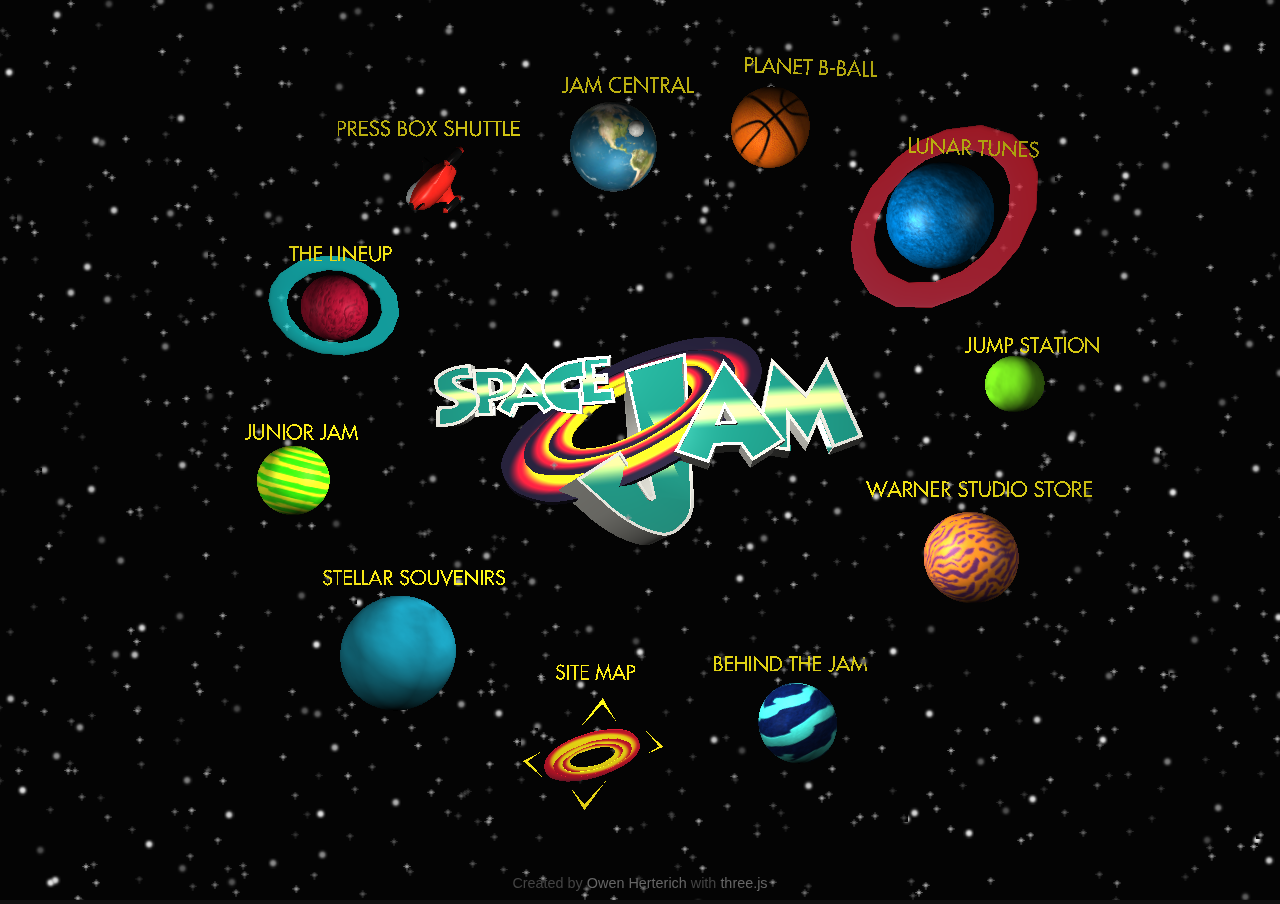
<file: final/code/index.html>
<!doctype HTML>
<html>
<head>
		<title>SPACE JAM</title>

		<link rel="stylesheet" type="text/css" href="css/style.css">
</head>

<body>
	<section id="main">
		<div id="loading" class="loader">
			<p>Loading...</p>
		</div>
		<section id="three"></section>
		<footer>
			<p>Created by <a target="_blank" href="http://owenherterich.com">Owen Herterich</a> with <a target="_blank" href="http://threejs.org">three.js</a></p>
		</footer>
	</section>
	<script src="js/lib/three.min.js"></script>
	<script src="js/lib/OrbitControls.js"></script>
	<script src="js/lib/threex.planets.js"></script>
	<script src="js/main.js"></script>

	<script type="text/javascript">

	  var _gaq = _gaq || [];
	  _gaq.push(['_setAccount', 'UA-45399441-3']);
	  _gaq.push(['_trackPageview']);

	  (function() {
	    var ga = document.createElement('script'); ga.type = 'text/javascript'; ga.async = true;
	    ga.src = ('https:' == document.location.protocol ? 'https://ssl' : 'http://www') + '.google-analytics.com/ga.js';
	    var s = document.getElementsByTagName('script')[0]; s.parentNode.insertBefore(ga, s);
	  })();

	</script>
</body>
</html>
</file>
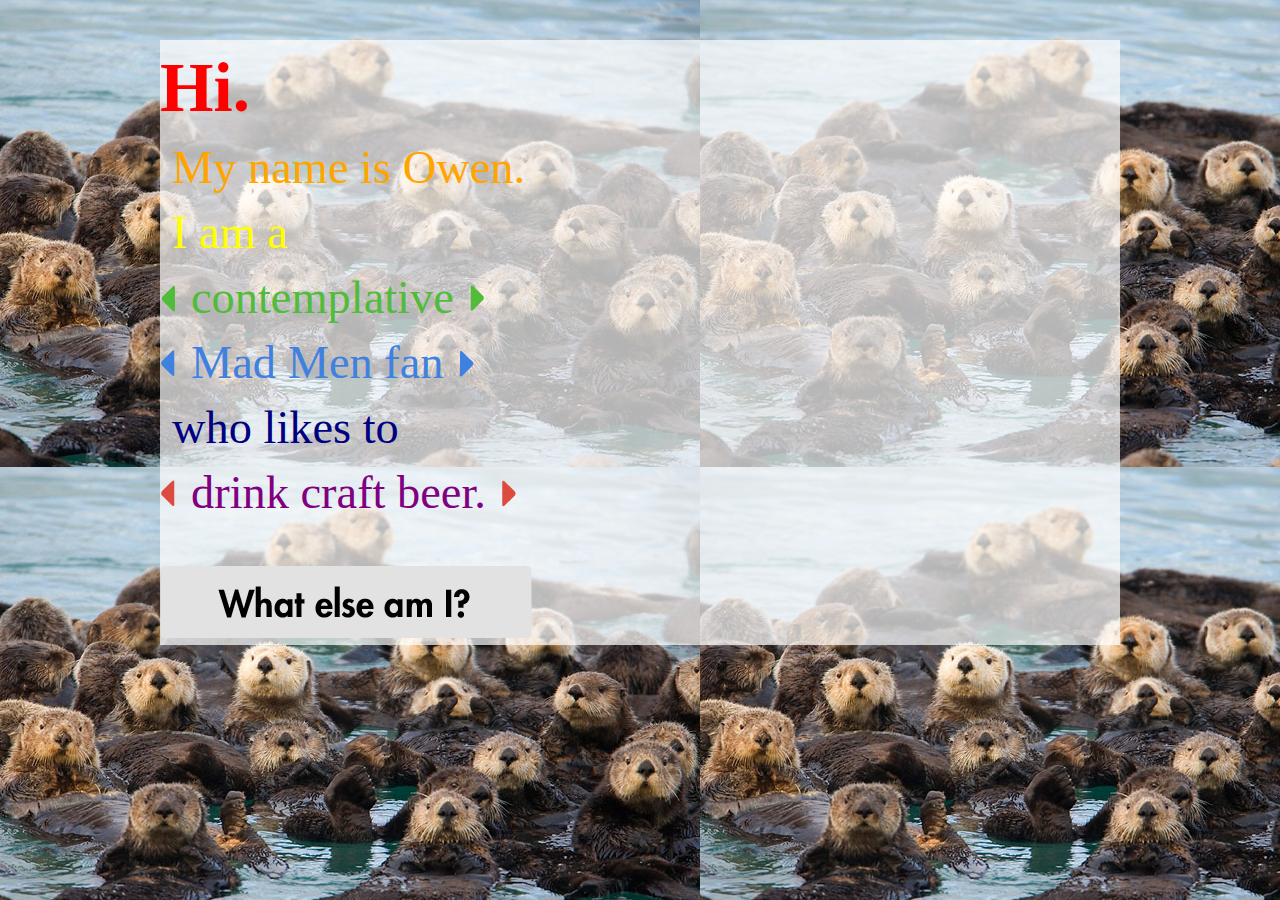
<file: hw1/code/index.html>
<!DOCTYPE html>
<html class="no-js">
    <head>
        <meta charset="utf-8">
        <meta http-equiv="X-UA-Compatible" content="IE=edge,chrome=1">
        <title>Hi, my name is Owen.</title>
        <meta name="description" content="">
        <meta name="viewport" content="width=device-width">

        <link rel="stylesheet" href="css/main.css">
        <script src="http://ajax.googleapis.com/ajax/libs/jquery/1.10.2/jquery.min.js"></script>
        <script src="js/main.js"></script>


    </head>
    <body onload="setRandom()">
        <div id = "wrapper">
            <section id="main">
                <h1>Hi.</h1>
                <h3>My name is Owen.</h3> <br/>
                <h3 style="color:yellow;">I am a</h3>
                <article id="adjective">
                    <button id="adLeft" onclick="changeAdjective(this)" src="img/buttons/adLeft.png"></button>
                    <h3 id = "adjectiveWord" onclick="changeAdjective(this)"></h3>
                    <button id="adRight" onclick="changeAdjective(this)" src="img/buttons/adRight.png"></button>
                </article>
                <article id="noun">
                    <button id="nounLeft" onclick="changeNoun(this)" src="img/buttons/nounRight.png"></button>
                    <h3 id = "nounWord" onclick="changeNoun(this)"></h3>
                    <button id="nounRight" onclick="changeNoun(this)" src="img/buttons/nounRight.png"></button>
                </article>
                <h3 style="color:navy;">who likes to</h3>
                <article id="verb">
                    <button id="verbLeft" onclick="changeVerb(this)" src="img/buttons/verbLeft.png"></button>
                    <h3 id = "verbWord" onclick="changeVerb(this)"></h3>
                    <button id="verbRight" onclick="changeVerb(this)" src="img/buttons/verbRight.png"></button>
                </article>
            </section>
            <section id="random">
                <button id="randomButton" onclick="setRandom()"></button>
            </section>
        </div>
    </body>
</html>
</file>
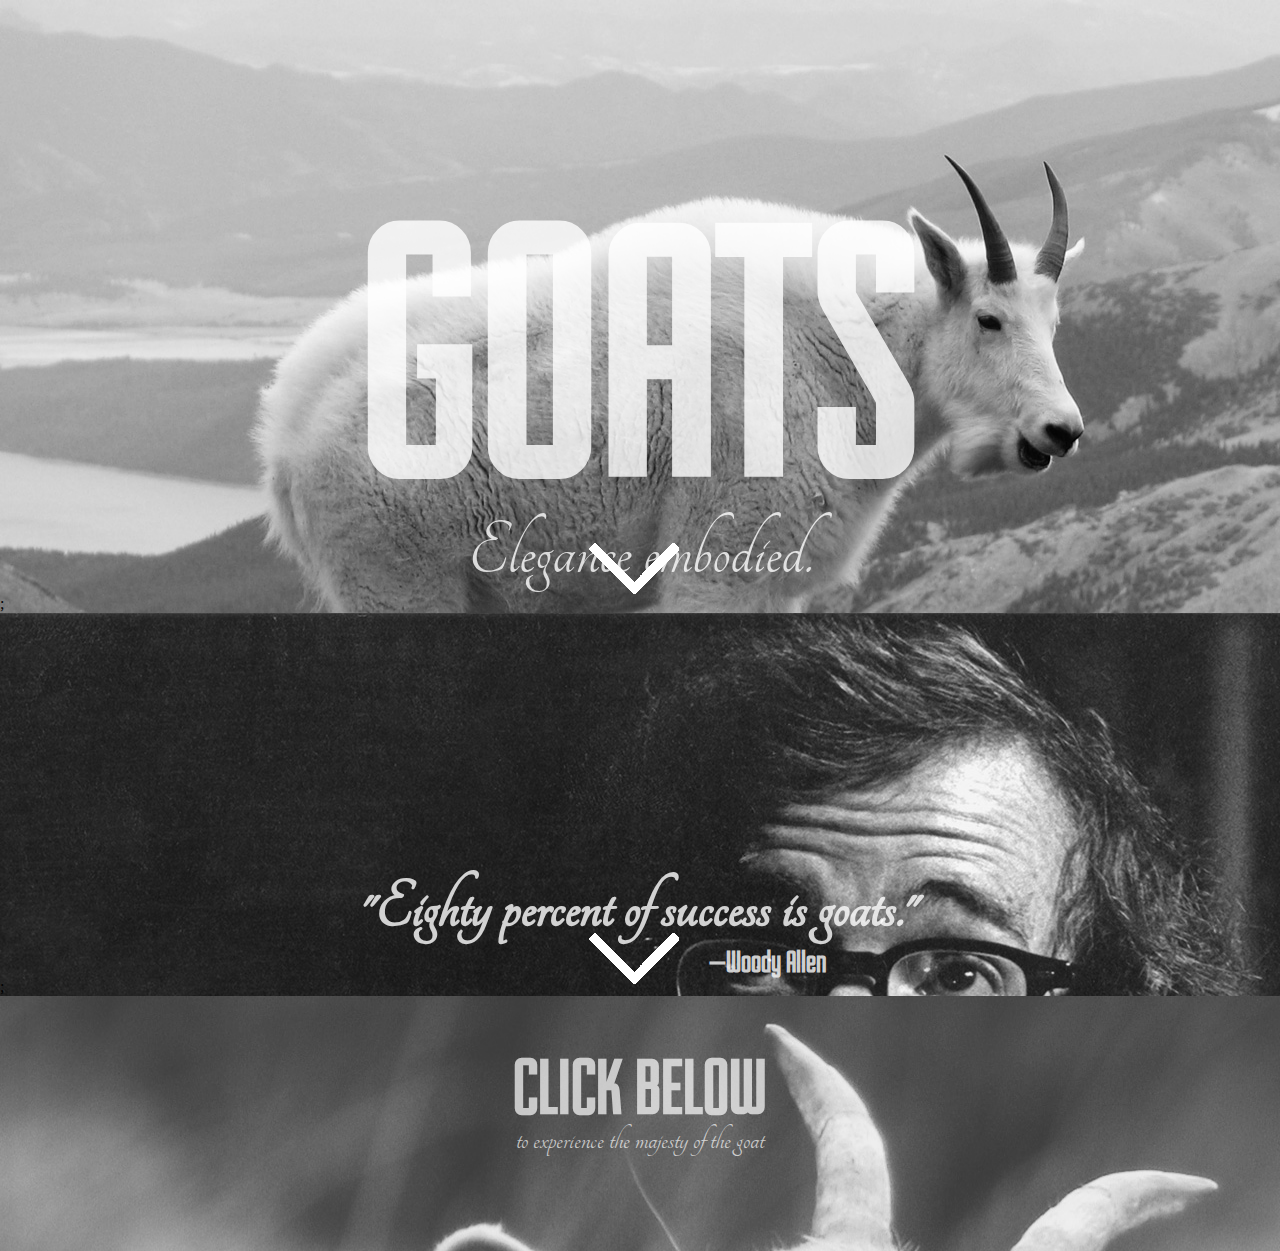
<file: hw2/code/index.html>
<!DOCTYPE html>
<html>
<head>
	<meta charset="utf-8">
    <title>Goats</title>
    <meta name="description" content="">
    <meta name="viewport" content="width=device-width">
   <meta name="viewport" content="width=device-width, initial-scale=1.0">

    <link rel="stylesheet" href="css/style.css">
            <script src="http://ajax.googleapis.com/ajax/libs/jquery/1.10.2/jquery.min.js"></script>
        <script src="js/main.js"></script>
</head>
<body>

	<section class="slide" id="slide1">
		<h1>GOATS</h1>
		<h2>Elegance embodied.</h2>
		<a class="scrollbutton" href="#slide2"></a>;
	</section>

	<section class="slide" id="slide2">
		<h2>"Eighty percent of success is goats."</h2>
		<h3>&mdash;Woody Allen</h3>
		<a class="scrollbutton" href="#slide3"></a>;
	</section>

	<section class="slide" id="slide3">
		<h1>CLICK BELOW</h1>
		<h2>to experience the majesty of the goat</h2>
		<article>
			<div class="button">
				<audio src="sound/goat01.mp3"></audio>
			</div>
			<div class="button">
				<audio src="sound/goat02.mp3"></audio>
			</div>
			<div class="button">
				<audio src="sound/goat03.mp3"></audio>
			</div>
			<div class="button">
				<audio src="sound/goat04.mp3"></audio>
			</div>
			<div class="button">
				<audio src="sound/goat05.mp3"></audio>
			</div>
			<div class="button">
				<audio src="sound/goat06.mp3"></audio>
			</div>
			<div class="button">
				<audio src="sound/goat07.mp3"></audio>
			</div>
			<div class="button">
				<audio src="sound/goat08.mp3"></audio>
			</div>
			<div class="button">
				<audio src="sound/goat09.mp3"></audio>
			</div>
			<div class="button">
				<audio src="sound/goat10.mp3"></audio>
			</div>
			<div class="button">
				<audio src="sound/goat11.mp3"></audio>
			</div>
			<div class="button">
				<audio src="sound/goat12.mp3"></audio>
			</div>
			<div class="button">
				<audio src="sound/goat13.mp3"></audio>
			</div>
			<div class="button">
				<audio src="sound/goat14.mp3"></audio>
			</div>
			<div class="button">
				<audio src="sound/goat15.mp3"></audio>
			</div>
			<div class="button">
				<audio src="sound/goat16.mp3"></audio>
			</div>
			<div class="button">
				<audio src="sound/goat17.mp3"></audio>
			</div>
			<div class="button">
				<audio src="sound/goat18.mp3"></audio>
			</div>
		</article>
	</section>

	<script src="js/main.js"></script>
</body>
</html>
</file>
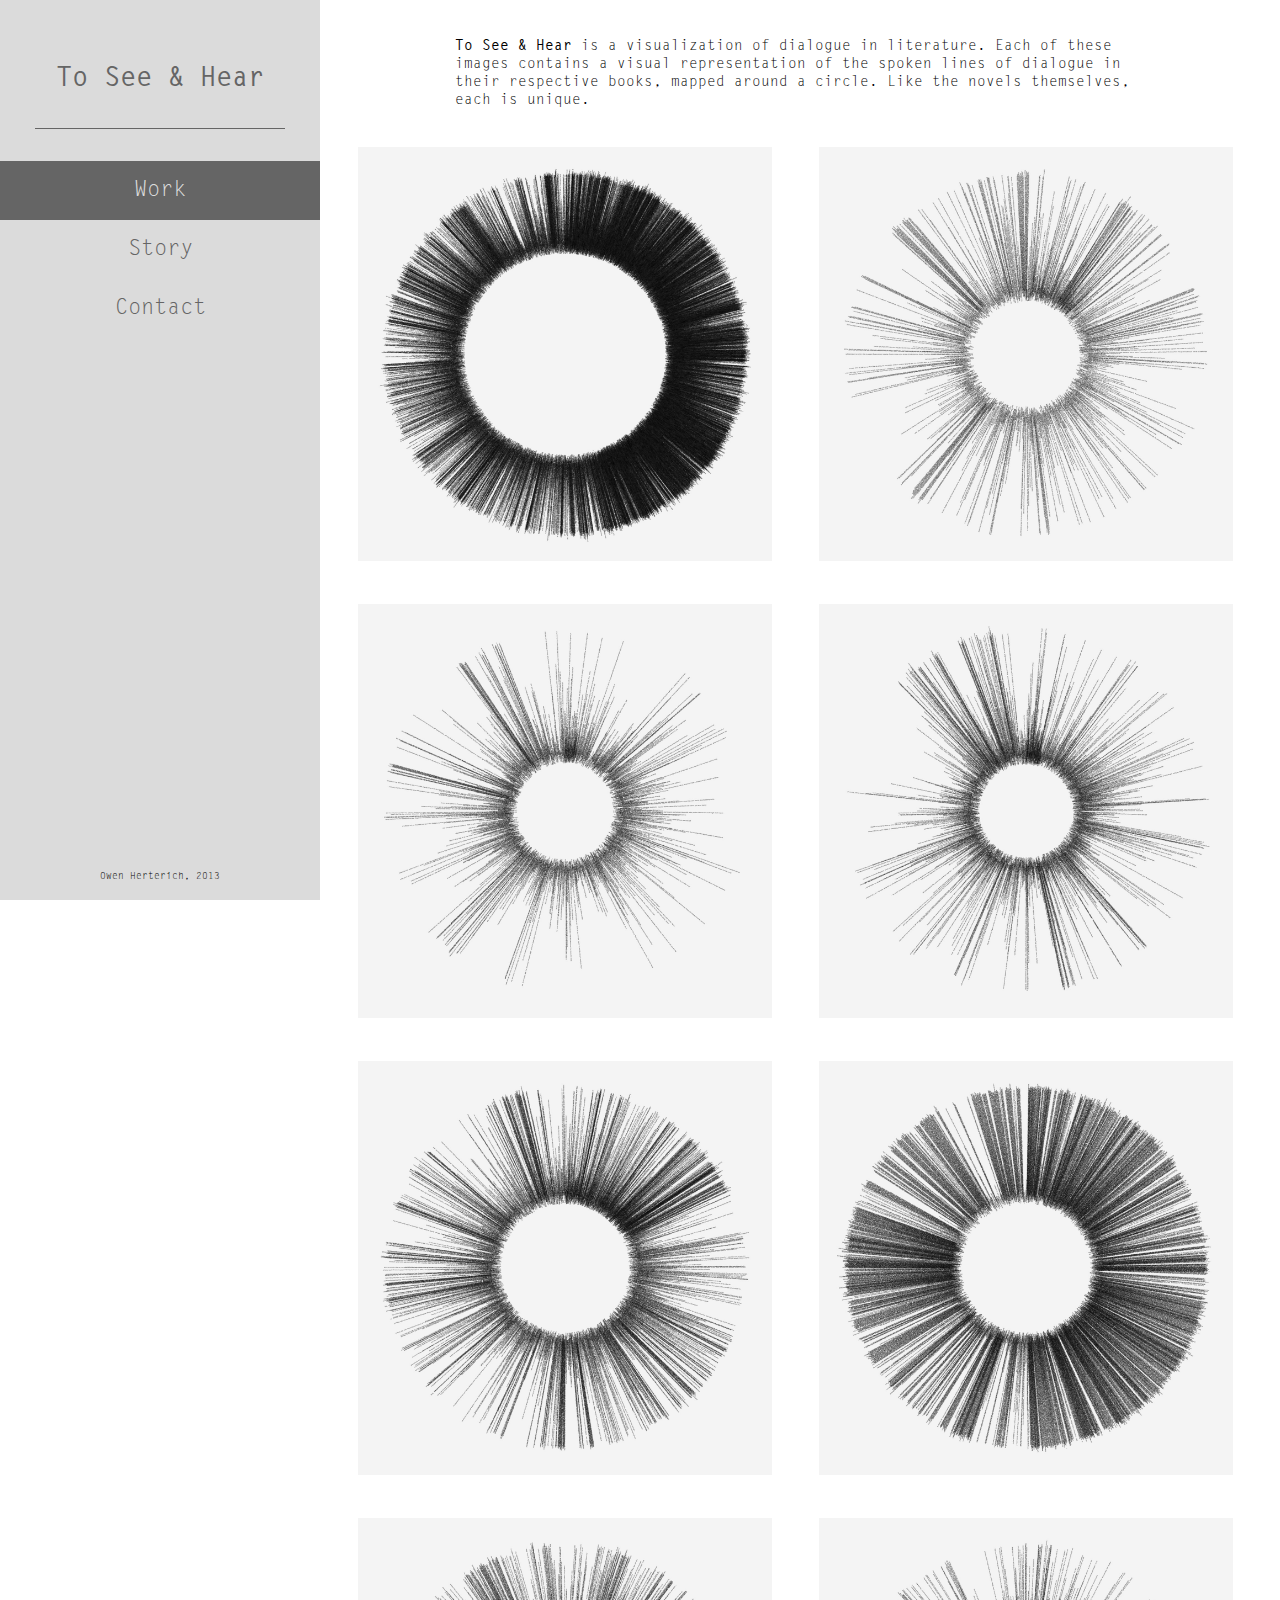
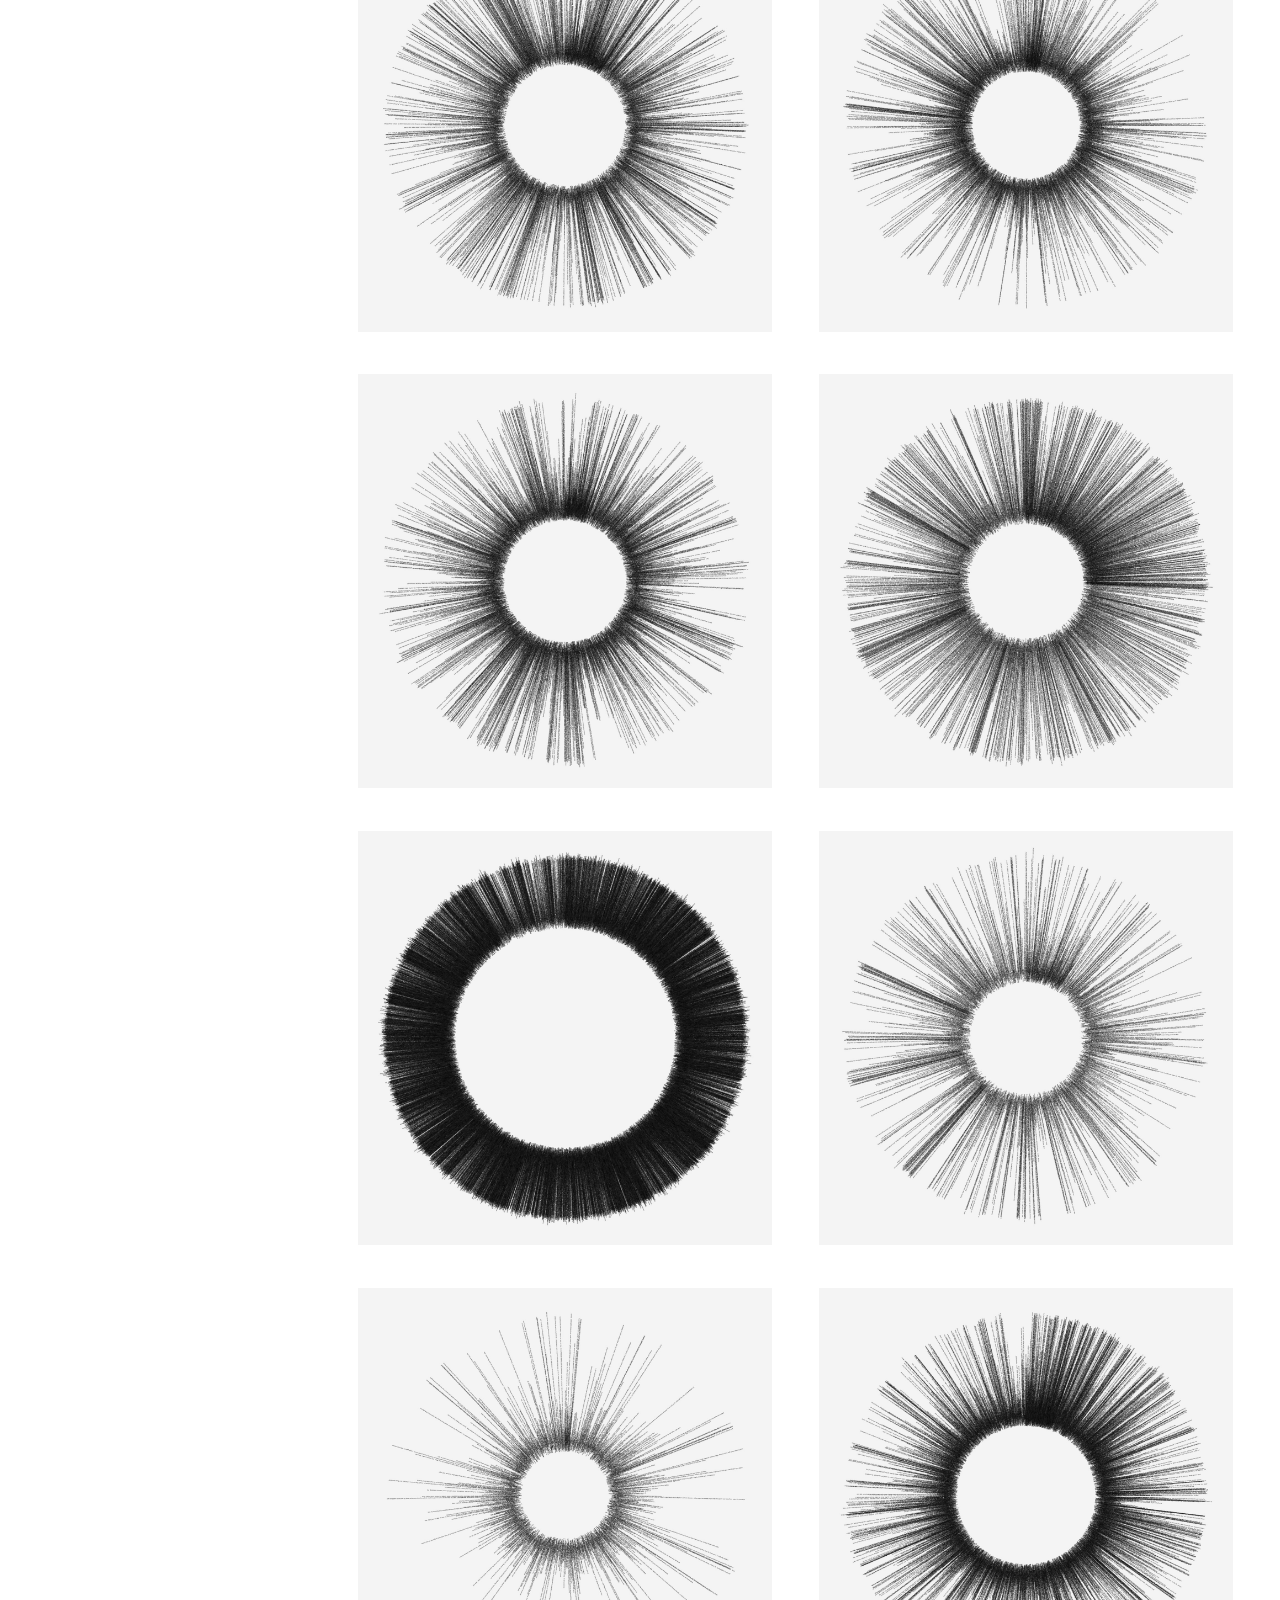
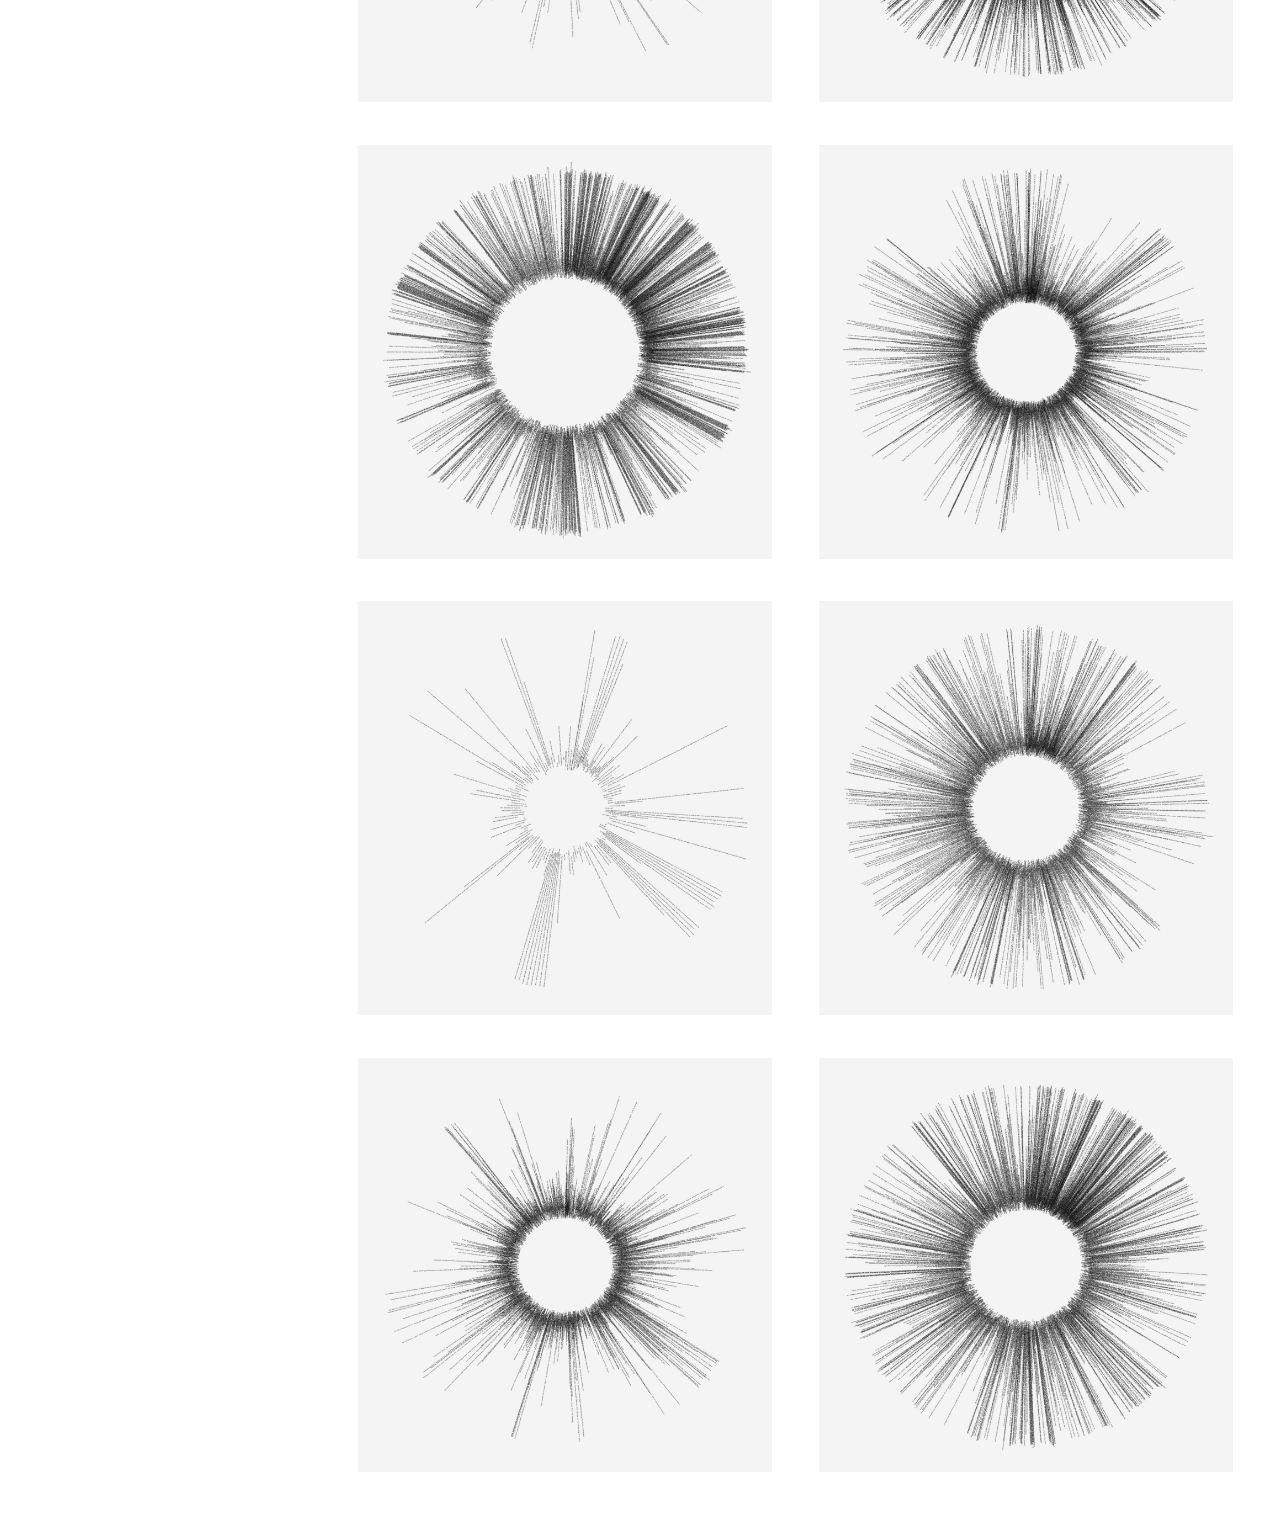
<file: hw3/code/index.html>
<!DOCTYPE html>
<html>
<head>
	<meta charset="utf-8">
    <title>To See &amp; Hear</title>
    <meta name="description" content="">
    <meta name="viewport" content="width=device-width">
   <meta name="viewport" content="width=device-width, initial-scale=1.0">

    <link rel="stylesheet" href="css/style.css">
        <script src="http://ajax.googleapis.com/ajax/libs/jquery/1.10.2/jquery.min.js"></script>
</head>
<body>
	<section id="sidebar">
		<h1><a href="#">To See &amp; Hear</a></h1>
		<nav>
			<a href="#"><h2 id="activelink">Work</h2></a>
			<a href="story.html"><h2>Story</h2></a>
			<a href="contact.html"><h2>Contact</h2></a>
		</nav>
		<article>
			<p>Owen Herterich, 2013</p>
		</article>
	</section>
	<section id="main">
		<div id="quick">
			<p><span class="bold">To See &amp; Hear</span> is a visualization of dialogue in literature. Each of these images contains a visual representation of the spoken lines of dialogue in their respective books, mapped around a circle. Like the novels themselves, each is unique.</p>
		</div>
		<div class="square">
			<a href="#"><img src="img/brotherskaramazov.jpg" alt="Brothers Karamazov">
			<div class="cover coveranchor">
				<h3>The Brothers Karamazov</h3>
				<h4>Fyodor Dostoyevsky</h4>
			</div></a>
		</div>
		<div class="square">
			<a href="#"><img src="img/1984.jpg" alt="Nineteen Eighty-Four">
			<div class="cover coveranchor">
				<h3>Nineteen Eighty-Four</h3>
				<h4>George Orwell</h4>
			</div></a>
		</div>
		<div class="square">
			<a href="#"><img src="img/catcher.jpg" alt="The Catcher in the Rye">
			<div class="cover coveranchor">
				<h3>The Catcher in the Rye</h3>
				<h4>J.D. Salinger</h4>
			</div></a>
		</div>
		<div class="square">
			<a href="#"><img src="img/bravenewworld.jpg" alt="Brave New World">
			<div class="cover coveranchor">
				<h3>Brave New World</h3>
				<h4>Aldous Huxley</h4>
			</div></a>
		</div>
		<div class="square">
			<a href="#"><img src="img/americanpastoral.jpg" alt="American Pastoral">
			<div class="cover coveranchor">
				<h3>American Pastoral</h3>
				<h4>Philip Roth</h4>
			</div></a>
		</div>
		<div class="square">
			<a href="#"><img src="img/canteburytales.jpg" alt="The Cantebury Tales">
			<div class="cover coveranchor">
				<h3>The Cantebury Tales</h3>
				<h4>Geoffrey Chaucer</h4>
			</div></a>
		</div>
		<div class="square">
			<a href="#"><img src="img/twocities.jpg" alt="A Tale of Two Cities">
			<div class="cover coveranchor">
				<h3>A Tale of Two Cities</h3>
				<h4>Charles Dickens</h4>
			</div></a>
		</div>
		<div class="square">
			<a href="#"><img src="img/tokillamockingbird.jpg" alt="To Kill A Mockingbird">
			<div class="cover coveranchor">
				<h3>To Kill A Mockingbird</h3>
				<h4>Harper Lee</h4>
			</div></a>
		</div>
		<div class="square">
			<a href="#"><img src="img/davincicode.jpg" alt="The Da Vinci Code">
			<div class="cover coveranchor">
				<h3>The Da Vinci Code</h3>
				<h4>Dan Brown</h4>
			</div></a>
		</div>
		<div class="square">
			<a href="#"><img src="img/prideandprejudice.jpg" alt="Pride and Prejudice">
			<div class="cover coveranchor">
				<h3>Pride and Prejudice</h3>
				<h4>Jane Austen</h4>
			</div></a>
		</div>
		<div class="square">
			<a href="#"><img src="img/donquixote.jpg" alt="Don Quixote">
			<div class="cover coveranchor">
				<h3>Don Quixote</h3>
				<h4>Miguel de Cervantes</h4>
			</div></a>
		</div>
		<div class="square">
			<a href="#"><img src="img/ontheroad.jpg" alt="On The Road">
			<div class="cover coveranchor">
				<h3>On the Road</h3>
				<h4>Jack Kerouac</h4>
			</div></a>
		</div>
		<div class="square">
			<a href="#"><img src="img/gatsby.jpg" alt="The Great Gatsby">
			<div class="cover coveranchor">
				<h3>The Great Gatsby</h3>
				<h4>F. Scott Fitzgerald</h4>
			</div></a>
		</div>
		<div class="square">
			<a href="#"><img src="img/grapes.jpg" alt="The Grapes of Wrath">
			<div class="cover coveranchor">
				<h3>The Grapes of Wrath</h3>
				<h4>John Steinbeck</h4>
			</div></a>
		</div>
		<div class="square">
			<a href="#"><img src="img/mobydick.jpg" alt="Moby Dick">
			<div class="cover coveranchor">
				<h3>Moby Dick</h3>
				<h4>Herman Melville</h4>
			</div></a>
		</div>
		<div class="square">
			<a href="#"><img src="img/harrypotter1.jpg" alt="Harry Potter and the Sorcerer's Stone">
			<div class="cover coveranchor">
				<h3>Harry Potter and the Sorcerer's Stone</h3>
				<h4>JK Rowling</h4>
			</div></a>
		</div>
		<div class="square">
			<a href="#"><img src="img/metamorphosis.jpg" alt="The Metamorphosis">
			<div class="cover coveranchor">
				<h3>The Metamorphosis</h3>
				<h4>Franz Kafka</h4>
			</div></a>
		</div>
		<div class="square">
			<a href="#"><img src="img/hobbit.jpg" alt="The Hobbit">
			<div class="cover coveranchor">
				<h3>The Hobbit</h3>
				<h4>J.R.R. Tolkien</h4>
			</div></a>
		</div>
		<div class="square">
			<a href="#"><img src="img/lordflies.jpg" alt="Lord of the Flies">
			<div class="cover coveranchor">
				<h3>Lord of the Flies</h3>
				<h4>William Golding</h4>
			</div></a>
		</div>
		<div class="square">
			<a href="#"><img src="img/huckfinn.jpg" alt="Adventures of Huckleberry Finn">
			<div class="cover coveranchor">
				<h3>Adventures of Huckleberry Finn</h3>
				<h4>Mark Twain</h4>
			</div></a>
		</div>
	</section>
	<script src="js/main-ck.js"></script>
</body>

</html>
</file>
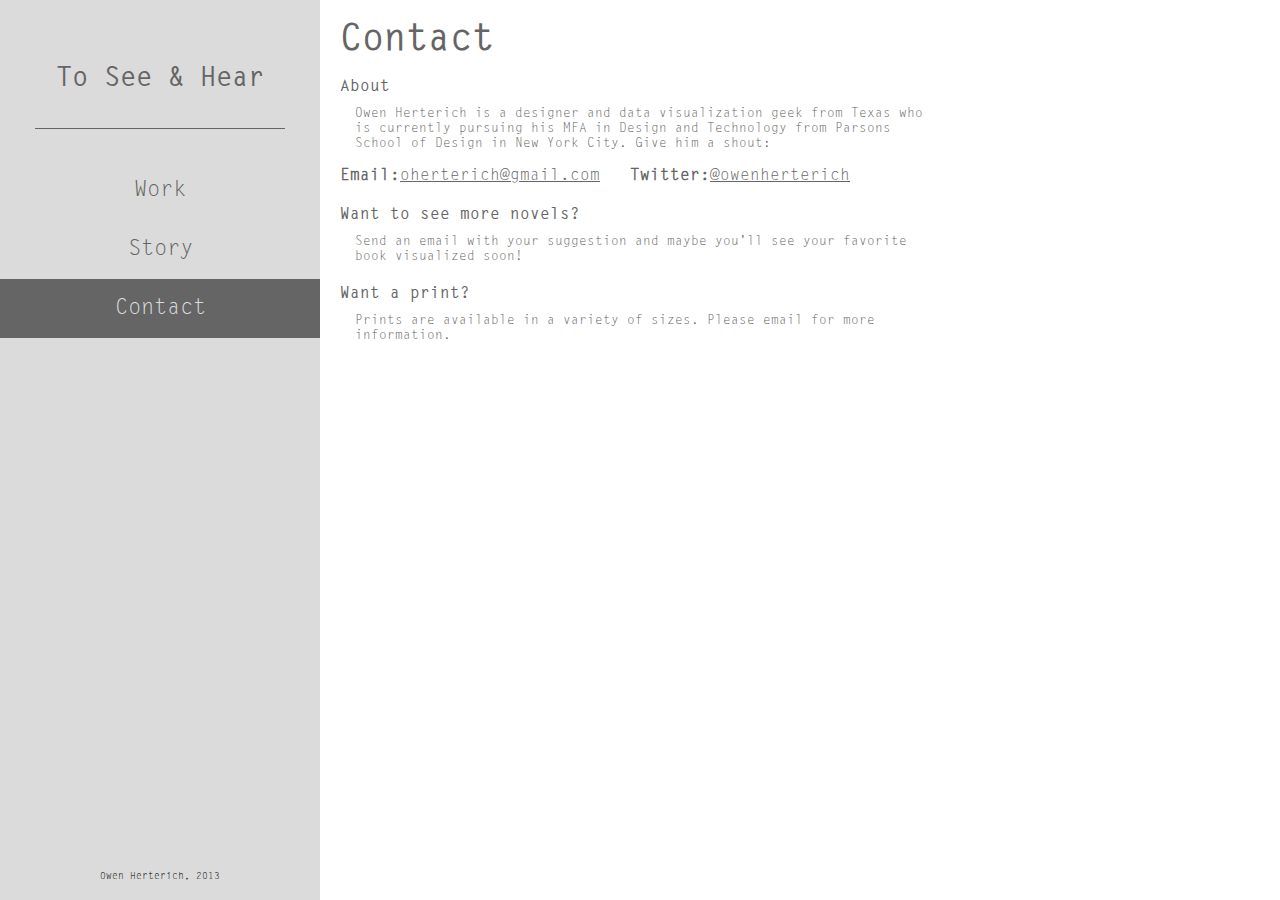
<file: hw3/code/contact.html>
<!DOCTYPE html>
<html>
<head>
	<meta charset="utf-8">
    <meta http-equiv="X-UA-Compatible" content="IE=edge,chrome=1">
    <title>To See &amp; Hear</title>
    <meta name="description" content="">
    <meta name="viewport" content="width=device-width">
   <meta name="viewport" content="width=device-width, initial-scale=1.0">

    <link rel="stylesheet" href="css/style.css">
        <script src="http://ajax.googleapis.com/ajax/libs/jquery/1.10.2/jquery.min.js"></script>
</head>
<body>
	<section id="sidebar">
		<h1><a href="index.html">To See &amp; Hear</a></h1>
		<nav>
			<a href="index.html"><h2>Work</h2></a>
			<a href="story.html"><h2>Story</h2></a>
			<a href="#"><h2 id="activelink">Contact</h2></a>
		</nav>
		<article>
			<p>Owen Herterich, 2013</p>
		</article>
	</section>
	<section id="text">
		<h1>Contact</h1>
		<h3>About</h3>
		<p>Owen Herterich is a designer and data visualization geek from Texas who is currently pursuing his MFA in Design and Technology from Parsons School of Design in New York City. Give him a shout:</p>
		<div id="contact">
		<h4>Email:</h4><a href="mailto:oherterich@gmail.com">oherterich@gmail.com</a>
		<h4>Twitter:</h4><a href="http://twitter.com/owenherterich">@owenherterich</a>
		</div>

		<h3>Want to see more novels?</h3>
		<p>Send an email with your suggestion and maybe you'll see your favorite book visualized soon!</p>

		<h3>Want a print?</h3>
		<p>Prints are available in a variety of sizes. Please email for more information.</p>
	</section>
	<script src="js/main-ck.js"></script>
</body>

</html>
</file>
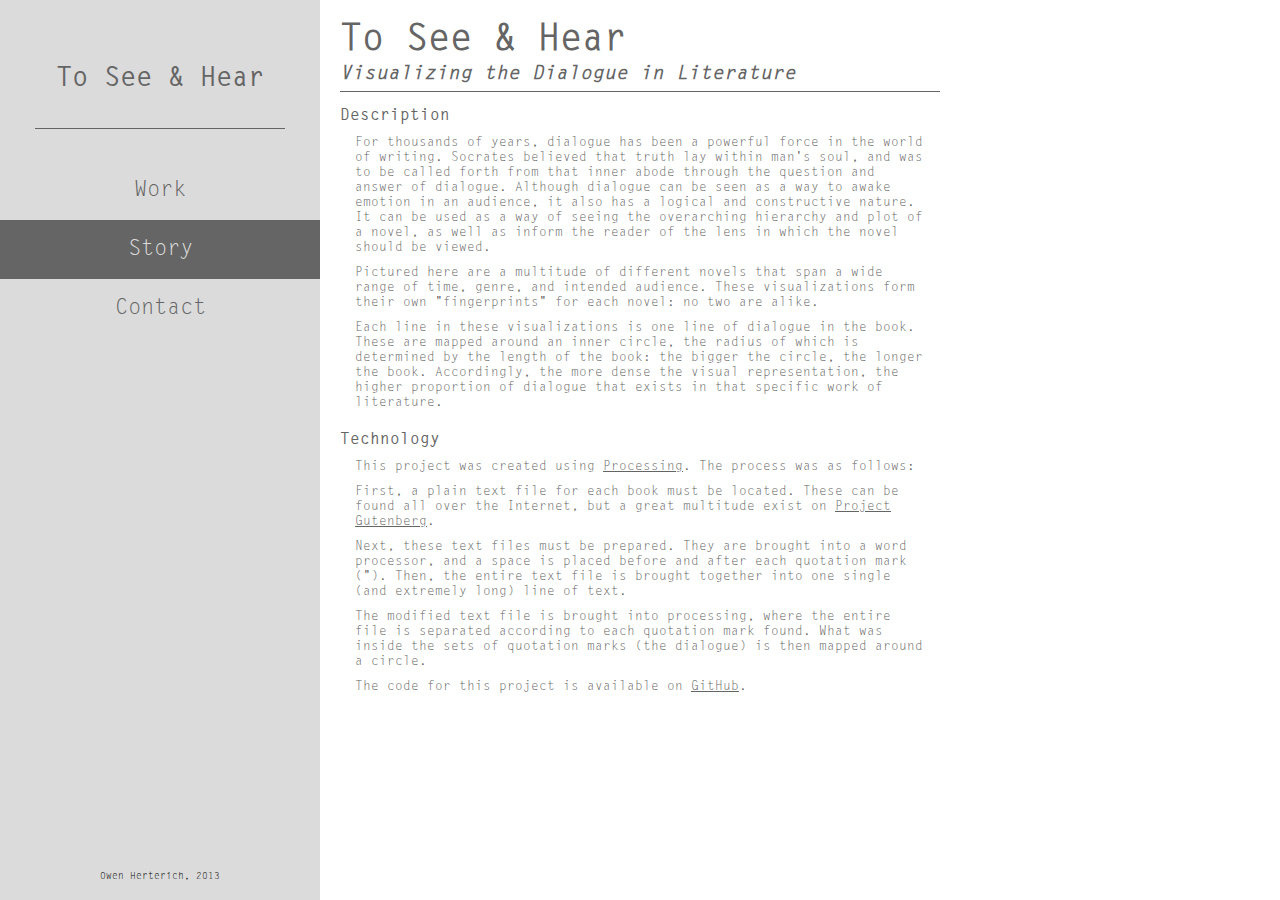
<file: hw3/code/story.html>
<!DOCTYPE html>
<html>
<head>
	<meta charset="utf-8">
    <meta http-equiv="X-UA-Compatible" content="IE=edge,chrome=1">
    <title>To See &amp; Hear</title>
    <meta name="description" content="">
    <meta name="viewport" content="width=device-width">
   <meta name="viewport" content="width=device-width, initial-scale=1.0">

    <link rel="stylesheet" href="css/style.css">
        <script src="http://ajax.googleapis.com/ajax/libs/jquery/1.10.2/jquery.min.js"></script>
</head>
<body>
	<section id="sidebar">
		<h1><a href="index.html">To See &amp; Hear</a></h1>
		<nav>
			<a href="index.html"><h2>Work</h2></a>
			<a href="#"><h2 id="activelink">Story</h2></a>
			<a href="contact.html"><h2>Contact</h2></a>
		</nav>
		<article>
			<p>Owen Herterich, 2013</p>
		</article>
	</section>
	<section id="text">
	<h1>To See &amp; Hear</h1>
	<h2>Visualizing the Dialogue in Literature</h2>

	<h3>Description</h3>
	<p>For thousands of years, dialogue has been a powerful force in the world of writing. Socrates believed that truth lay within man's soul, and was to be called forth from that inner abode through the question and answer of dialogue. Although dialogue can be seen as a way to awake emotion in an audience, it also has a logical and constructive nature. It can be used as a way of seeing the overarching hierarchy and plot of a novel, as well as inform the reader of the lens in which the novel should be viewed.</p>
	<p>Pictured here are a multitude of different novels that span a wide range of time, genre, and intended audience. These visualizations form their own "fingerprints" for each novel: no two are alike.</p>
	<p>Each line in these visualizations is one line of dialogue in the book. These are mapped around an inner circle, the radius of which is determined by the length of the book: the bigger the circle, the longer the book. Accordingly, the more dense the visual representation, the higher proportion of dialogue that exists in that specific work of literature.</p>

	<h3>Technology</h3>
	<p>This project was created using <a href="http://processing.org">Processing</a>. The process was as follows:</p>
	<p>First, a plain text file for each book must be located. These can be found all over the Internet, but a great multitude exist on <a href="http://www.gutenberg.org/">Project Gutenberg</a>.</p>
	<p>Next, these text files must be prepared. They are brought into a word processor, and a space is placed before and after each quotation mark ("). Then, the entire text file is brought together into one single (and extremely long) line of text.</p>
	<p>The modified text file is brought into processing, where the entire file is separated according to each quotation mark found. What was inside the sets of quotation marks (the dialogue) is then mapped around a circle.</p>
	<p>The code for this project is available on <a href="https://github.com/oherterich/ToSeeAndHear">GitHub</a>.</p>
	</section>
	<script src="js/main-ck.js"></script>
</body>

</html>
</file>
<file: final/code/css/style.css>
* {
  margin: 0;
  padding: 0; }

body {
  background-color: #111;
  font-family: Futura, Helvetica, Arial, sans-serif; }

#three {
  width: 100%;
  height: 100%;
  overflow: hidden; }

#content {
  width: 75%;
  margin: 0 auto;
  background-color: #fff; }
  #content h1 {
    text-align: center;
    font-size: 3.1rem;
    padding: 0.5%; }
  #content h3 {
    text-align: center;
    padding: 0.5%; }
  #content #image {
    position: relative;
    width: 600px;
    height: 500px;
    margin: 5% auto; }
    #content #image .customImg {
      position: absolute;
      top: 0px;
      left: 50px; }

/*************BUTTON STYLES*************/
.arrow {
  position: absolute;
  width: 30px;
  height: 22px;
  padding: 10px;
  background-repeat: no-repeat;
  background-position: center center;
  cursor: pointer; }

.arrow-left {
  left: 0px;
  background-image: url("../img/create-image/button/arrow_left.png");
  transition: background-image 0.3s; }
  .arrow-left:hover {
    background-image: url("../img/create-image/button/arrow_left_hover.png");
    transition: background-image 0.3s; }

.arrow-right {
  right: 0px;
  background-image: url("../img/create-image/button/arrow_right.png");
  transition: background-image 0.3s; }
  .arrow-right:hover {
    background-image: url("../img/create-image/button/arrow_right_hover.png");
    transition: background-image 0.3s; }

#bgLeft {
  top: 239px; }

#bgRight {
  top: 239px; }

#characterLeft {
  top: 415px; }

#characterRight {
  top: 415px; }

#textLeft {
  top: 83px; }

#textRight {
  top: 83px; }

/*************LABEL STYLES*************/
.label {
  position: absolute;
  left: 50px;
  background-color: rgba(0, 0, 0, 0.7);
  color: #eee;
  width: 500px;
  padding: 10px 0;
  opacity: 1.0;
  transition: opacity 0.5s; }
  .label h3 {
    text-align: center; }

.label-hidden {
  position: absolute;
  left: 50px;
  background-color: rgba(0, 0, 0, 0.7);
  color: #eee;
  width: 500px;
  padding: 10px 0;
  opacity: 0.0;
  transition: opacity 0.5s;
  transition: opacity 0.5s; }
  .label-hidden h3 {
    text-align: center; }

#bgLabel {
  top: 239px;
  z-index: 99999;
  /*we need this because of drawing order*/ }

#characterLabel {
  top: 415px; }

#textLabel {
  top: 83px; }

/*************SAVE BUTTON*************/
#save {
  margin: 5%; }
  #save a {
    display: block;
    width: 22%;
    margin: 1% auto;
    padding: 2%;
    text-decoration: none;
    background-color: #333;
    color: #eee;
    border-radius: 5px;
    transition: background-color 0.3s; }
    #save a:hover {
      background-color: #666;
      transition: background-color 0.3s; }
  #save .facebook {
    opacity: 1.0; }
  #save .facebook-hidden {
    opacity: 0.0; }

/*************USER FEED*************/
#img-feed h1 {
  font-size: 2.5rem;
  text-align: center; }
#img-feed .user-img {
  width: 49%;
  padding: 0.5%; }

/*************MISC*************/
footer {
  position: fixed;
  display: block;
  bottom: 1%;
  left: 30%;
  width: 40%;
  margin: 0 auto;
  text-align: center; }
  footer p {
    font-size: 0.9rem;
    color: #444; }
  footer a {
    text-decoration: none;
    color: #666;
    transition: color 0.4s; }
    footer a:hover {
      color: #888;
      transition: color 0.4s; }

#loading {
  width: 120px;
  height: 30px;
  position: absolute;
  top: 45%;
  left: 45%;
  color: #eee;
  font-size: 1.3rem;
  text-align: center;
  font-weight: normal; }

.loader {
  opacity: 1.0;
  transition: opacity 0.7s; }

.loader-hidden {
  opacity: 0.0;
  transition: opacity 1.0s; }
</file>
<file: hw1/code/css/main.css>
/*
 * HTML5 Boilerplate
 *
 * What follows is the result of much research on cross-browser styling.
 * Credit left inline and big thanks to Nicolas Gallagher, Jonathan Neal,
 * Kroc Camen, and the H5BP dev community and team.
 */

/* ==========================================================================
   Base styles: opinionated defaults
   ========================================================================== */

html,
button,
input,
select,
textarea {
    color: #222;
}

body {
    font-size: 1em;
    line-height: 1.4;
}

/*
 * Remove text-shadow in selection highlight: h5bp.com/i
 * These selection rule sets have to be separate.
 * Customize the background color to match your design.
 */

::-moz-selection {
    background: #b3d4fc;
    text-shadow: none;
}

::selection {
    background: #b3d4fc;
    text-shadow: none;
}

/*
 * A better looking default horizontal rule
 */

hr {
    display: block;
    height: 1px;
    border: 0;
    border-top: 1px solid #ccc;
    margin: 1em 0;
    padding: 0;
}

/*
 * Remove the gap between images and the bottom of their containers: h5bp.com/i/440
 */

img {
    vertical-align: middle;
}

/*
 * Remove default fieldset styles.
 */

fieldset {
    border: 0;
    margin: 0;
    padding: 0;
}

/*
 * Allow only vertical resizing of textareas.
 */

textarea {
    resize: vertical;
}

/* ==========================================================================
   Chrome Frame prompt
   ========================================================================== */

.chromeframe {
    margin: 0.2em 0;
    background: #ccc;
    color: #000;
    padding: 0.2em 0;
}

/* ==========================================================================
   Author's custom styles
   ========================================================================== */

 *  { margin: 0; padding: 0;}

 body {
    font-family: "Comic Sans MS", cursive;
    background: url("../img/otters.jpg");
 }

 #wrapper {
    width: 960px;
    margin: 10px auto;
    background-color: rgba(255, 255, 255, 0.7);
 }

 section {
    margin: 40px 0;
 }

 h1 {
    color: red;
    font-size: 4.3em;
 }

 h3 {
    color: orange;
    display: inline;

    padding: 10px 12px;
    font-size: 2.9em;
    font-weight: normal;
 }

 h3#adjectiveWord {
    color: #50BC39;
 }

 h3#nounWord {
    color: #3F81E0;
 }

 h3#verbWord {
    color: purple;
 }

 /******************** BUTTONS *********************/

 button {
    width: 15px;
    height: 29px;
    background: none;
    border: none;
 }

 button#adLeft {
    background-image: url("../img/buttons/adLeft.png");
 }

  button#adLeft:active {
    background-image: url("../img/buttons/adLeftPressed.png");
 }

  button#adRight {
    background-image: url("../img/buttons/adRight.png");
 }

   button#adRight:active {
    background-image: url("../img/buttons/adRightPressed.png");
 }

  button#nounLeft {
    background-image: url("../img/buttons/nounLeft.png");
 }

  button#nounLeft:active {
    background-image: url("../img/buttons/nounLeftPressed.png");
 }

  button#nounRight {
    background-image: url("../img/buttons/nounRight.png");
 }

  button#nounRight:active {
    background-image: url("../img/buttons/nounRightPressed.png");
 }

  button#verbLeft {
    background-image: url("../img/buttons/verbLeft.png");
 }

   button#verbLeft:active {
    background-image: url("../img/buttons/verbLeftPressed.png");
 }

  button#verbRight {
    background-image: url("../img/buttons/verbRight.png");
 }

   button#verbRight:active {
    background-image: url("../img/buttons/verbRightPressed.png");
 }

 button#randomButton {
    width: 372px;
    height: 72px;
    background-image: url("../img/buttons/random.png");
 }

  button#randomButton:active {
    width: 372px;
    height: 72px;
    background-image: url("../img/buttons/randomPressed.png");
 }












/* ==========================================================================
   Helper classes
   ========================================================================== */

/*
 * Image replacement
 */

.ir {
    background-color: transparent;
    border: 0;
    overflow: hidden;
    /* IE 6/7 fallback */
    *text-indent: -9999px;
}

.ir:before {
    content: "";
    display: block;
    width: 0;
    height: 150%;
}

/*
 * Hide from both screenreaders and browsers: h5bp.com/u
 */

.hidden {
    display: none !important;
    visibility: hidden;
}

/*
 * Hide only visually, but have it available for screenreaders: h5bp.com/v
 */

.visuallyhidden {
    border: 0;
    clip: rect(0 0 0 0);
    height: 1px;
    margin: -1px;
    overflow: hidden;
    padding: 0;
    position: absolute;
    width: 1px;
}

/*
 * Extends the .visuallyhidden class to allow the element to be focusable
 * when navigated to via the keyboard: h5bp.com/p
 */

.visuallyhidden.focusable:active,
.visuallyhidden.focusable:focus {
    clip: auto;
    height: auto;
    margin: 0;
    overflow: visible;
    position: static;
    width: auto;
}

/*
 * Hide visually and from screenreaders, but maintain layout
 */

.invisible {
    visibility: hidden;
}

/*
 * Clearfix: contain floats
 *
 * For modern browsers
 * 1. The space content is one way to avoid an Opera bug when the
 *    `contenteditable` attribute is included anywhere else in the document.
 *    Otherwise it causes space to appear at the top and bottom of elements
 *    that receive the `clearfix` class.
 * 2. The use of `table` rather than `block` is only necessary if using
 *    `:before` to contain the top-margins of child elements.
 */

.clearfix:before,
.clearfix:after {
    content: " "; /* 1 */
    display: table; /* 2 */
}

.clearfix:after {
    clear: both;
}

/*
 * For IE 6/7 only
 * Include this rule to trigger hasLayout and contain floats.
 */

.clearfix {
    *zoom: 1;
}

/* ==========================================================================
   EXAMPLE Media Queries for Responsive Design.
   These examples override the primary ('mobile first') styles.
   Modify as content requires.
   ========================================================================== */

@media only screen and (min-width: 35em) {
    /* Style adjustments for viewports that meet the condition */
}

@media print,
       (-o-min-device-pixel-ratio: 5/4),
       (-webkit-min-device-pixel-ratio: 1.25),
       (min-resolution: 120dpi) {
    /* Style adjustments for high resolution devices */
}

/* ==========================================================================
   Print styles.
   Inlined to avoid required HTTP connection: h5bp.com/r
   ========================================================================== */

@media print {
    * {
        background: transparent !important;
        color: #000 !important; /* Black prints faster: h5bp.com/s */
        box-shadow: none !important;
        text-shadow: none !important;
    }

    a,
    a:visited {
        text-decoration: underline;
    }

    a[href]:after {
        content: " (" attr(href) ")";
    }

    abbr[title]:after {
        content: " (" attr(title) ")";
    }

    /*
     * Don't show links for images, or javascript/internal links
     */

    .ir a:after,
    a[href^="javascript:"]:after,
    a[href^="#"]:after {
        content: "";
    }

    pre,
    blockquote {
        border: 1px solid #999;
        page-break-inside: avoid;
    }

    thead {
        display: table-header-group; /* h5bp.com/t */
    }

    tr,
    img {
        page-break-inside: avoid;
    }

    img {
        max-width: 100% !important;
    }

    @page {
        margin: 0.5cm;
    }

    p,
    h2,
    h3 {
        orphans: 3;
        widows: 3;
    }

    h2,
    h3 {
        page-break-after: avoid;
    }
}
</file>
<file: hw2/code/css/style.css>
* {
  margin: 0;
  padding: 0; }

@font-face {
  font-family: 'Fairview';
  src: url("font/Fairview_Regular.otf"); }

@font-face {
  font-family: 'Tangerine';
  src: url("font/Tangerine_Regular.ttf"); }

body {
  width: 100%;
  height: 100%; }

h1, h3 {
  font-family: 'Fairview', Futura, Helvetica, Arial, sans-serif; }

h2 {
  font-family: 'Tangerine', Georgia, serif; }

.scrollbutton {
  display: block;
  position: absolute;
  left: 46%;
  bottom: 3%;
  width: 90px;
  height: 51px;
  background: url("../img/scrollbutton_large.png") center center no-repeat; }

.button {
  width: 16.3%;
  height: 28%;
  background: url("../img/button_large.png") center center no-repeat;
  display: inline-block;
  opacity: 0.8; }
  .button:active {
    background: url("../img/button_pressed_large.png") center center no-repeat; }

.slide {
  width: 100%;
  height: 100%;
  position: relative; }

#slide1 {
  background: url("../img/title_large.jpg") center top; }
  #slide1 h1 {
    font-size: 23.0em;
    color: rgba(255, 255, 255, 0.8);
    text-align: center;
    padding-top: 13%; }
  #slide1 h2 {
    font-size: 5.0em;
    font-weight: normal;
    color: rgba(255, 255, 255, 0.8);
    text-align: center;
    margin-top: -2%; }

#slide2 {
  background: url("../img/quote_large.jpg") center top; }
  #slide2 h2, #slide2 h3 {
    color: rgba(255, 255, 255, 0.8); }
  #slide2 h2 {
    font-size: 4.5em;
    text-align: center;
    padding-top: 20%; }
  #slide2 h3 {
    font-size: 2.0em;
    text-align: center;
    padding-left: 20%; }

#slide3 {
  background: url("../img/soundboard_large.jpg") center top; }
  #slide3 article {
    width: 75%;
    height: 75%;
    margin: 3% auto 0 auto; }
  #slide3 h1, #slide3 h2 {
    color: rgba(255, 255, 255, 0.7);
    text-align: center; }
  #slide3 h1 {
    font-size: 5.0em;
    padding-top: 4.0%; }
  #slide3 h2 {
    font-size: 2.0em;
    font-weight: normal;
    margin-top: -0.3%; }

/***********************************************/
/* iPads (portrait and landscape) ----------- */
/**********************************************/
@media screen and (max-width: 1024px) {
  .scrollbutton {
    width: 40px;
    height: 23px;
    background: url("../img/scrollbutton_tablet.png") center center no-repeat; }

  .button {
    width: 16.0%;
    height: 22%;
    background: url("../img/button_tablet.png") center center no-repeat; }
    .button:active {
      background: url("../img/button_pressed_tablet.png") center center no-repeat; }

  .slide {
    width: 100%;
    height: 100%;
    position: relative; }

  #slide1 {
    background: url("../img/title_large.jpg") center top; }
    #slide1 h1 {
      font-size: 19.0em;
      padding-top: 20%; }
    #slide1 h2 {
      font-size: 4.0em; }

  #slide2 {
    background: url("../img/quote_large.jpg") center top; }
    #slide2 h2 {
      font-size: 4.5em;
      padding-top: 25%; }

  #slide3 {
    background: url("../img/soundboard_large.jpg") center top; }
    #slide3 h1 {
      font-size: 6.0em;
      padding-top: 7.0%; } }
/***********************************************/
/* iPhone 5 (portrait and landscape) ----------- */
/**********************************************/
/*@media screen and (min-width: 320px) and (max-width : 568px) {

#slide1 {
	background: url("../img/title_iphone5.jpg") center top;
	background: pink;
}

#slide2 {
	background: url("../img/quote_iphone5.jpg") center top;
}

#slide3 {
	background: url("../img/soundboard_iphone5.jpg") center top;
}

.button {
	width: 15%;
	height: 15%;
	background: url("../img/button_mobile.png") center center no-repeat;

	&:active {
		background: url("../img/button_pressed_mobile.png") center center no-repeat;
	}
}

}*/
/****************************************************/
/* Smartphones (portrait and landscape) ----------- */
/****************************************************/
@media screen and (min-width: 320px) and (max-width: 568px) {
  .scrollbutton {
    width: 20px;
    height: 11px;
    background: url("../img/scrollbutton_mobile.png") center center no-repeat; }

  .button {
    width: 15%;
    height: 15%;
    background: url("../img/button_mobile.png") center center no-repeat; }
    .button:active {
      background: url("../img/button_pressed_mobile.png") center center no-repeat; }

  body {
    width: 100%;
    height: 100%; }

  .slide {
    width: 100%;
    height: 100%;
    position: relative; }

  #slide1 {
    background: url("../img/title_mobile.jpg") center top;
    width: 100%;
    height: 100%; }
    #slide1 h1 {
      font-size: 8.0em;
      padding-top: 25%; }
    #slide1 h2 {
      font-size: 3.0em; }

  #slide2 {
    background: url("../img/quote_mobile.jpg") center top; }
    #slide2 h2 {
      font-size: 2.5em;
      padding-top: 40%; }
    #slide2 h3 {
      font-size: 1.5em; }

  #slide3 {
    background: url("../img/soundboard_mobile.jpg") center top; }
    #slide3 article {
      width: 75%;
      height: 75%;
      margin: 3% auto 0 auto; }
    #slide3 h1, #slide3 h2 {
      color: rgba(255, 255, 255, 0.7);
      text-align: center; }
    #slide3 h1 {
      font-size: 4.0em;
      padding-top: 8.0%; }
    #slide3 h2 {
      font-size: 1.8em; } }
</file>
<file: hw3/code/css/style.css>
* {
  margin: 0;
  padding: 0; }

@font-face {
  font-family: 'Letter Gothic';
  src: url("font/LetterGothicStd.otf"); }

@font-face {
  font-family: 'Letter Gothic Bold';
  src: url("font/LetterGothicStd-Bold.otf"); }

@font-face {
  font-family: 'Letter Gothic Slanted';
  src: url("font/LetterGothicStd-Slanted.otf"); }

body {
  width: 100%;
  height: 100%;
  font-family: 'Letter Gothic', Letter Gothic, Futura, Helvetica, sans-serif; }

#sidebar {
  width: 320px;
  position: fixed;
  top: 0;
  bottom: 0;
  background-color: #dbdbdb; }
  #sidebar h1 {
    font-family: 'Letter Gothic Bold', Letter Gothic, Futura, Helvetica, sans-serif;
    font-size: 1.7rem;
    font-weight: normal;
    margin: 10% auto;
    padding: 10% 0;
    width: 250px;
    text-align: center;
    border-bottom: 1px solid #656565; }
    #sidebar h1 a:link {
      text-decoration: none;
      color: #656565; }
    #sidebar h1 a:visited {
      text-decoration: none;
      color: #656565; }
  #sidebar h2 {
    font-size: 1.4rem;
    font-weight: normal;
    margin: 0 auto;
    padding: 5% 0;
    width: 100%;
    text-align: center;
    transition: background-color 0.7s;
    -webkit-transition: background-color 0.7s; }
    #sidebar h2:hover {
      background-color: #fff;
      transition: background-color 0.7s;
      -webkit-transition: background-color 0.7s; }
    #sidebar h2:active {
      background-color: #fff; }
  #sidebar a:link {
    color: #656565;
    text-decoration: none; }
  #sidebar a:visited {
    color: #656565;
    text-decoration: none; }
  #sidebar article {
    position: absolute;
    bottom: 2%;
    font-size: 0.6rem;
    text-align: center;
    width: 100%; }

#sidebar a h2#activelink {
  background: #656565;
  color: #dbdbdb; }

#main {
  margin: 20px 20px 20px 340px; }

#quick {
  font-size: 0.9rem;
  padding: 2%;
  width: 75%;
  margin: 0 auto; }

.bold {
  font-family: 'Letter Gothic Bold', 'Letter Gothic', Letter Gothic, Futura, Helvetica, sans-serif; }

.is-hidden {
  display: none; }

.square {
  position: relative;
  width: 45%;
  height: 100%;
  display: inline-block;
  padding: 2%;
  transition: width 0.7s, height 0.7s;
  -webkit-transition: width 0.7s, height 0.7s; }
  .square img {
    margin: 0;
    padding: 0;
    max-width: 100%;
    max-height: 100%; }

.is-large {
  position: relative;
  width: 100%;
  height: 100%;
  display: inline-block;
  padding: 2%;
  transition: width 0.7s, height 0.7s;
  -webkit-transition: width 0.7s, height 0.7s; }
  .is-large img {
    margin: 0;
    padding: 0;
    width: 95%; }

.cover {
  position: absolute;
  top: 4%;
  bottom: 0;
  background: rgba(10, 10, 10, 0.8);
  width: 92%;
  height: 91%;
  opacity: 0.0;
  transition: opacity 0.7s;
  -webkit-transition: opacity 0.7s; }
  .cover h3 {
    color: #dbdbdb;
    font-size: 1.4rem;
    text-align: center;
    margin-top: 40%;
    padding-bottom: 10%; }
  .cover h4 {
    color: #dbdbdb;
    text-align: center; }
  .cover:hover {
    opacity: 1.0;
    transition: opacity 0.7s;
    -webkit-transition: opacity 0.7s; }

.is-noCover {
  opacity: 0.0; }

#text {
  margin: 20px 20px 20px 340px;
  max-width: 600px;
  color: #656565; }
  #text h1 {
    font-size: 2.3rem; }
  #text h2 {
    font-family: 'Letter Gothic Slanted', Letter Gothic, Futura, Helvetica, sans-serif;
    font-size: 1.2rem;
    padding-bottom: 5px;
    border-bottom: 1px solid #656565; }
  #text h3 {
    font-family: 'Letter Gothic Bold', Letter Gothic, Futura, Helvetica, sans-serif;
    font-size: 1.0rem;
    margin: 15px 0 5px 0; }
  #text p {
    font-size: 0.8rem;
    padding: 5px 15px; }
  #text a:link {
    color: #656565; }
  #text a:visited {
    color: #656565; }

#text #contact {
  margin: 10px 0 20px 0; }
  #text #contact h4 {
    display: inline; }
  #text #contact a {
    margin-right: 20px; }

/***********************************************/
/* iPads (portrait and landscape) ----------- */
/**********************************************/
@media screen and (max-width: 1024px) {
  #sidebar {
    width: 240px; }
    #sidebar h1 {
      font-size: 1.5rem;
      width: 200px; }

  #main {
    margin: 10px 10px 10px 240px; }

  .cover {
    opacity: 0.7; }
    .cover h3 {
      font-size: 1.0rem; }
    .cover h4 {
      font-size: 0.9rem; }

  #text {
    margin: 15px 15px 15px 260px; } }
/****************************************************/
/* Smartphones (portrait and landscape) ----------- */
/****************************************************/
@media screen and (min-width: 320px) and (max-width: 568px) {
  #sidebar {
    position: relative;
    width: 320px;
    height: 480px;
    margin: 0;
    margin-top: -32px; }

  #main {
    margin: 20px 0; }

  #quick {
    padding: 40px 0; }

  .square {
    margin: 0 auto;
    width: 100%; }

  .cover {
    top: 2%;
    width: 93%;
    height: 95%; }

  #text {
    margin: 0;
    margin-top: 20px;
    padding: 10px; } }
</file>
